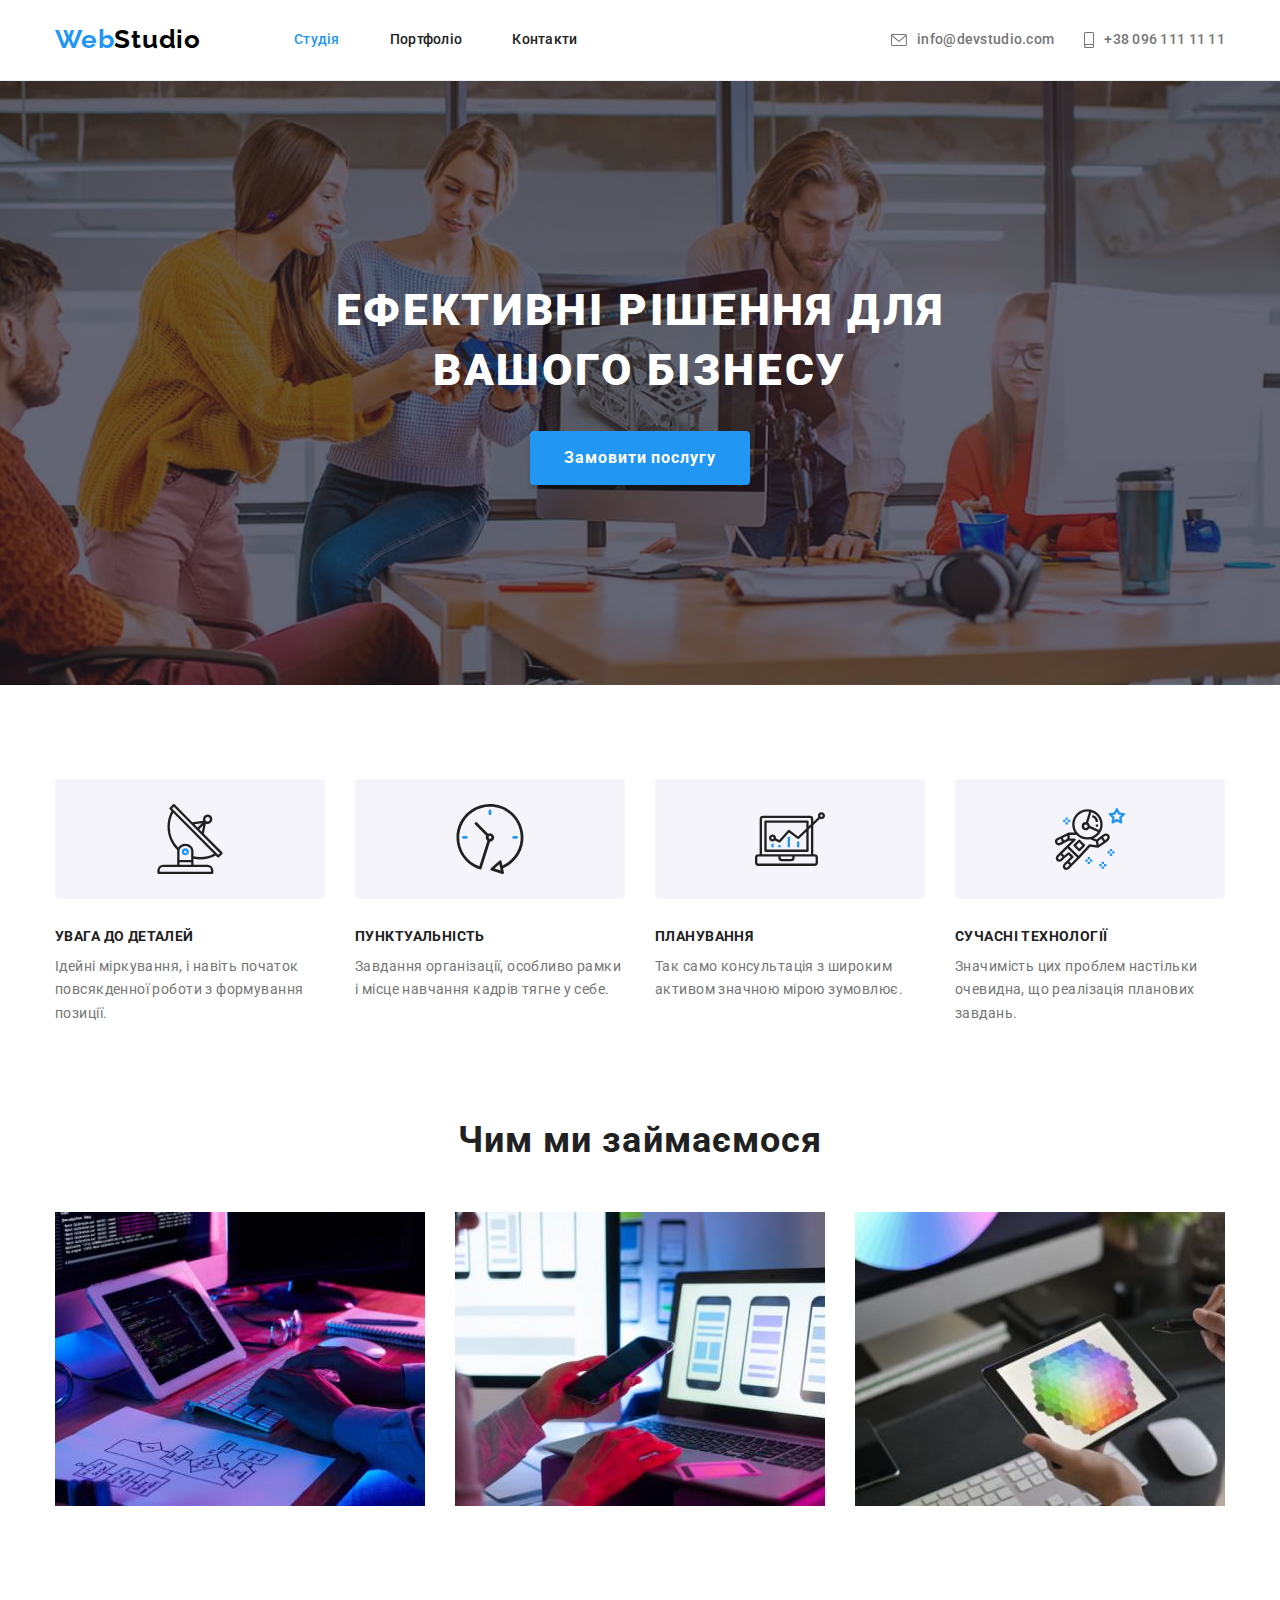
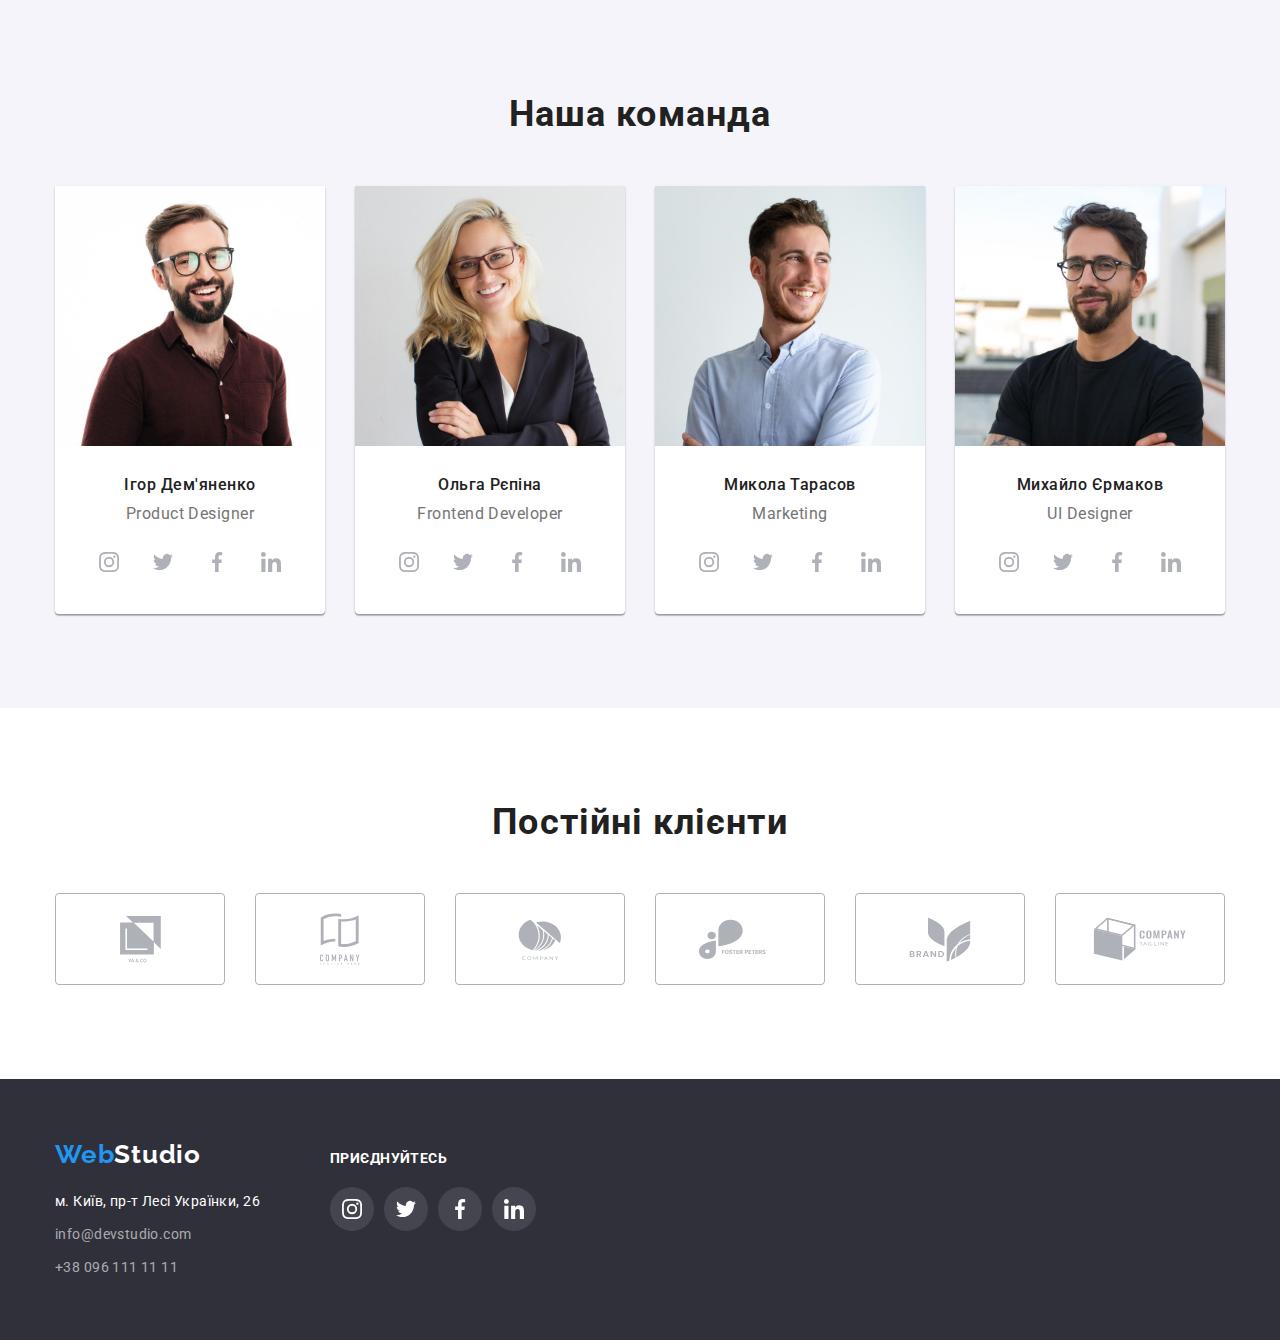
<file: index.html>
<!DOCTYPE html>
<html lang="uk">
<head>
    <meta charset="UTF-8">
    <meta http-equiv="X-UA-Compatible" content="IE=edge">
    <meta name="viewport" content="width=device-width, initial-scale=1.0">

    <link rel="preconnect" href="https://fonts.googleapis.com">
    <link rel="preconnect" href="https://fonts.gstatic.com" crossorigin>
    <link href="https://fonts.googleapis.com/css2?family=Raleway:wght@700&family=Roboto:wght@400;500;700;900&display=swap"
        rel="stylesheet">

    <title>Сайт-Студія</title>

    <link rel="stylesheet" href="https://cdnjs.cloudflare.com/ajax/libs/modern-normalize/1.1.0/modern-normalize.min.css">
    <link rel="stylesheet" href="./css/styles.css">
</head>

<body>
  
    <!--header-->
    <header class="page-header">
        <div class="container main-nav">
            
            <nav class="bloc-nav">
                <a class="logo" href="./index.html">
                    Web<span class="logo-studio">Studio</span>
                </a>
        
                <ul class="navigation">
                    <li class="item"><a class="navigation-link current" href="./index.html">Студія</a></li>
                    <li class="item"><a class="navigation-link" href="./portfolio.html">Портфоліо</a></li>
                    <li class="item"><a class="navigation-link" href="">Контакти</a></li>
                </ul>
            </nav>
        
            <ul class="contact">
                <li class="item">
                    <a class="contact-link" href="mailto:info@devstudio.com">
                        <svg class="icon" width="16" height="12">
                            <use href="./images/icons.svg#icon-envelope"></use>
                        </svg>
                        info@devstudio.com   
                    </a>
                </li>  

                <li class="item">
                    <a class="contact-link" href="tel:+380961111111">
                        <svg class="icon" width="10" height="16">
                            <use href="./images/icons.svg#icon-phone"></use>
                        </svg>
                        +38 096 111 11 11   
                    </a>
                </li> 
            </ul>
            
        </div>

    </header>
    
    <!--main Студія-->
    <main class="page-studio">

        <!-- Секція "hero" -->
        <section class="hero overlay">
            <h1 class="hero-title">Ефективні рішення для вашого бізнесу</h1>
            <button class="hero-btn" type="button">Замовити послугу</button>  
        </section>
    
        <!-- Секція "advantage" -->
        <section class="section">
            <div class="container">
    
                <!--Скритий заголовок-->
                <h2 class="visually-hidden">Наші переваги</h2>
                <ul class="advantage-list">
                    <li class="item">
                        <div class="icon-advantage">
                            <svg class="icon" width="70" height="70">
                                <use href="./images/icons.svg#icon-antenna"></use>
                            </svg>   
                        </div>

                        <h3 class="advantage-list-title">УВАГА ДО ДЕТАЛЕЙ</h3>
                        <p class="advantage-list-descr">Ідейні міркування, і 
                            навіть початок повсякденної роботи з формування
                            позиції.
                        </p>
                    </li>

                    <li class="item">
                        <div class="icon-advantage">
                            <svg class="icon" width="70" height="70">
                                <use href="./images/icons.svg#icon-clock"></use>
                            </svg>   
                        </div>

                        <h3 class="advantage-list-title">ПУНКТУАЛЬНІСТЬ</h3>
                        <p class="advantage-list-descr">Завдання організації, особливо 
                            рамки і місце навчання кадрів тягне у себе.
                        </p>
                    </li>

                    <li class="item">
                        <div class="icon-advantage">
                            <svg class="icon" width="70" height="70">
                                <use href="./images/icons.svg#icon-diagram"></use>
                            </svg>   
                        </div>

                        <h3 class="advantage-list-title">ПЛАНУВАННЯ</h3>
                        <p class="advantage-list-descr">Так само консультація з широким 
                            активом значною мірою зумовлює.
                        </p>
                    </li>

                    <li class="item">
                        <div class="icon-advantage">
                            <svg class="icon" width="70" height="70">
                                <use href="./images/icons.svg#icon-astronaut"></use>
                            </svg>   
                        </div>

                        <h3 class="advantage-list-title">СУЧАСНІ ТЕХНОЛОГІЇ</h3>
                        <p class="advantage-list-descr">Значимість цих проблем настільки 
                            очевидна, що реалізація планових завдань.
                        </p>
                    </li>
                </ul>
            </div>
        </section>
    
        <!-- Секція "work"-->
        <section class="section work">
            <div class="container">
    
                <h2 class="work-title">Чим ми займаємося</h2>
                <ul class="work-list">
                    <li class="item"><img src="./images/box-1.jpg" alt="Програмуємо алгоритми роботи" width="370" height="294"></li>
                    <li class="item"><img src="./images/box-2.jpg" alt="Розробляємо макети застосунків для телефонів" width="370" height="294"></li>
                    <li class="item"><img src="./images/box-3.jpg" alt="Використовуємо палітру кольорів" width="370" height="294"></li>
                </ul>
            </div>
        </section>
    
        <!-- Секція "team"-->
        <section class="section team">
            <div class="container">
    
                <h2 class="team-title">Наша команда</h2>
                <ul class="team-list">
                    <li class="team-item">
                        <img src="./images/igor.jpg" alt="Фото Ігоря Дем'яненко" width="270" height="260">
                        
                        <div class="team-card">
                            <h3 class="team-list-title">Ігор Дем'яненко</h3>
                            <p class="team-list-descr">Product Designer</p>

                            <!-- Блок --- social-list -->

                            <ul class="social-list">
                                <li class="item">
                                    <a class="icon-social" href="">
                                        <svg class="icon" width="20" height="20">
                                            <use href="./images/icons.svg#icon-instagram"></use>
                                        </svg>   
                                    </a>
                                </li>  

                                <li class="item">
                                    <a class="icon-social" href="">
                                        <svg class="icon" width="20" height="20">
                                            <use href="./images/icons.svg#icon-twitter"></use>
                                        </svg>   
                                    </a>
                                </li>  

                                <li class="item">
                                    <a class="icon-social" href="">
                                        <svg class="icon" width="20" height="20">
                                            <use href="./images/icons.svg#icon-facebook"></use>
                                        </svg>   
                                    </a>
                                </li> 
                                
                                <li class="item">
                                    <a class="icon-social" href="">
                                        <svg class="icon" width="20" height="20">
                                            <use href="./images/icons.svg#icon-linkedin"></use>
                                        </svg>   
                                    </a>
                                </li>  
                            </ul>  

                        </div>

                    </li>

                    <li class="team-item">
                        <img src="./images/olga.jpg" alt="Фото Ольги Рєпіної" width="270" height="260">

                        <div class="team-card">
                            <h3 class="team-list-title">Ольга Рєпіна</h3>
                            <p class="team-list-descr">Frontend Developer</p>

                            <!-- Блок --- social-list -->

                            <ul class="social-list">
                                <li class="item">
                                    <a class="icon-social" href="">
                                        <svg class="icon" width="20" height="20">
                                            <use href="./images/icons.svg#icon-instagram"></use>
                                        </svg>   
                                    </a>
                                </li>  

                                <li class="item">
                                    <a class="icon-social" href="">
                                        <svg class="icon" width="20" height="20">
                                            <use href="./images/icons.svg#icon-twitter"></use>
                                        </svg>   
                                    </a>
                                </li>  

                                <li class="item">
                                    <a class="icon-social" href="">
                                        <svg class="icon" width="20" height="20">
                                            <use href="./images/icons.svg#icon-facebook"></use>
                                        </svg>   
                                    </a>
                                </li> 
                                
                                <li class="item">
                                    <a class="icon-social" href="">
                                        <svg class="icon" width="20" height="20">
                                            <use href="./images/icons.svg#icon-linkedin"></use>
                                        </svg>   
                                    </a>
                                </li>  
                            </ul>  

                        </div>

                    </li>

                    <li class="team-item">
                        <img src="./images/mykola.jpg" alt="Фото Миколи Тарасова" width="270" height="260">

                        <div class="team-card">
                            <h3 class="team-list-title">Микола Тарасов</h3>
                            <p class="team-list-descr">Marketing</p>

                            <!-- Блок --- team-social-list -->

                            <ul class="social-list">
                                <li class="item">
                                    <a class="icon-social" href="">
                                        <svg class="icon" width="20" height="20">
                                            <use href="./images/icons.svg#icon-instagram"></use>
                                        </svg>   
                                    </a>
                                </li>  

                                <li class="item">
                                    <a class="icon-social" href="">
                                        <svg class="icon" width="20" height="20">
                                            <use href="./images/icons.svg#icon-twitter"></use>
                                        </svg>   
                                    </a>
                                </li>  

                                <li class="item">
                                    <a class="icon-social" href="">
                                        <svg class="icon" width="20" height="20">
                                            <use href="./images/icons.svg#icon-facebook"></use>
                                        </svg>   
                                    </a>
                                </li> 
                                
                                <li class="item">
                                    <a class="icon-social" href="">
                                        <svg class="icon" width="20" height="20">
                                            <use href="./images/icons.svg#icon-linkedin"></use>
                                        </svg>   
                                    </a>
                                </li>  
                            </ul>  

                        </div>

                    </li>

                    <li class="team-item">
                        <img src="./images/mykhailo.jpg" alt="Фото Михайла Єрмакова" width="270" height="260">

                        <div class="team-card">
                            <h3 class="team-list-title">Михайло Єрмаков</h3>
                            <p class="team-list-descr">UI Designer</p>

                            <!-- Блок --- team-social-list -->

                            <ul class="social-list">
                                <li class="item">
                                    <a class="icon-social" href="">
                                        <svg class="icon" width="20" height="20">
                                            <use href="./images/icons.svg#icon-instagram"></use>
                                        </svg>   
                                    </a>
                                </li>  

                                <li class="item">
                                    <a class="icon-social" href="">
                                        <svg class="icon" width="20" height="20">
                                            <use href="./images/icons.svg#icon-twitter"></use>
                                        </svg>   
                                    </a>
                                </li>  

                                <li class="item">
                                    <a class="icon-social" href="">
                                        <svg class="icon" width="20" height="20">
                                            <use href="./images/icons.svg#icon-facebook"></use>
                                        </svg>   
                                    </a>
                                </li> 
                                
                                <li class="item">
                                    <a class="icon-social" href="">
                                        <svg class="icon" width="20" height="20">
                                            <use href="./images/icons.svg#icon-linkedin"></use>
                                        </svg>   
                                    </a>
                                </li>  
                            </ul>  

                        </div>

                    </li>

                </ul>
    
            </div>
        </section>

        <!-- Секція "clients"-->
        <section class="section">
            <div class="container">

                <h2 class="clients-title">Постійні клієнти</h2>
                <ul class="clients-list">
                    <li class="item">
                        <a class="icon-clients" href="">
                            <svg class="icon" width="41" height="46.7">
                                <use href="./images/icons.svg#icon-cl1-ya-co"></use>
                            </svg>   
                        </a>
                    </li>  

                    <li class="item">
                        <a class="icon-clients" href="">
                            <svg class="icon" width="40" height="52">
                                <use href="./images/icons.svg#icon-cl2-tagline"></use>
                            </svg>   
                        </a>
                    </li>  

                    <li class="item">
                        <a class="icon-clients" href="">
                            <svg class="icon" width="43.46" height="41.18">
                                <use href="./images/icons.svg#icon-cl3-company"></use>
                            </svg>   
                        </a>
                    </li>  

                    <li class="item">
                        <a class="icon-clients" href="">
                            <svg class="icon" width="84.44" height="40.62">
                                <use href="./images/icons.svg#icon-cl4-foster"></use>
                            </svg>   
                        </a>
                    </li>  

                    <li class="item">
                        <a class="icon-clients" href="">
                            <svg class="icon" width="62.54" height="45.43">
                                <use href="./images/icons.svg#icon-cl5-brand"></use>
                            </svg>   
                        </a>
                    </li> 
                    
                    <li class="item">
                        <a class="icon-clients" href="">
                            <svg class="icon" width="93.79" height="43.93">
                                <use href="./images/icons.svg#icon-cl6-tag-line"></use>
                            </svg>   
                        </a>
                    </li>  
                </ul>
            </div>
        </section>
    
    </main>

    <!--footer-->
    <footer class="page-footer">
        <div class="container footer-contact">
    
            <div class="bloc-residence">
                <a class="logo" href="./index.html">
                    Web<span class="logo-studio">Studio</span>
                </a>

                <address class="residence">
                    <ul class="residence-contact">
                        <li class="item"><a class="residence-descr" href="https://goo.gl/maps/CPtrU1FHBa2aNyZL9" target="_blank"
                            rel="noopener noreferrer nofollow">м. Київ, пр-т Лесі Українки, 26</a>
                        </li>
                        <li class="item"><a class="residence-link" href="mailto:info@devstudio.com">info@devstudio.com</a></li>
                        <li class="item"><a class="residence-link" href="tel:+380961111111">+38 096 111 11 11</a></li>
                    </ul>
                </address>
            </div>

            <div class="bloc-join">
                <h3 class="title-join"><em class="join">Приєднуйтесь</em></h3>
                <ul class="social-list">
                    <li class="item">
                        <a class="icon-social" href="">
                            <svg class="icon" width="20" height="20">
                                <use href="./images/icons.svg#icon-instagram"></use>
                            </svg>   
                        </a>
                    </li>  

                    <li class="item">
                        <a class="icon-social" href="">
                            <svg class="icon" width="20" height="20">
                                <use href="./images/icons.svg#icon-twitter"></use>
                            </svg>   
                        </a>
                    </li>  

                    <li class="item">
                        <a class="icon-social" href="">
                            <svg class="icon" width="20" height="20">
                                <use href="./images/icons.svg#icon-facebook"></use>
                            </svg>   
                        </a>
                    </li> 
                    
                    <li class="item">
                        <a class="icon-social" href="">
                            <svg class="icon" width="20" height="20">
                                <use href="./images/icons.svg#icon-linkedin"></use>
                            </svg>   
                        </a>
                    </li>  

                </ul>
            </div>

        </div>

    </footer>
        
</body>
</html>
</file>
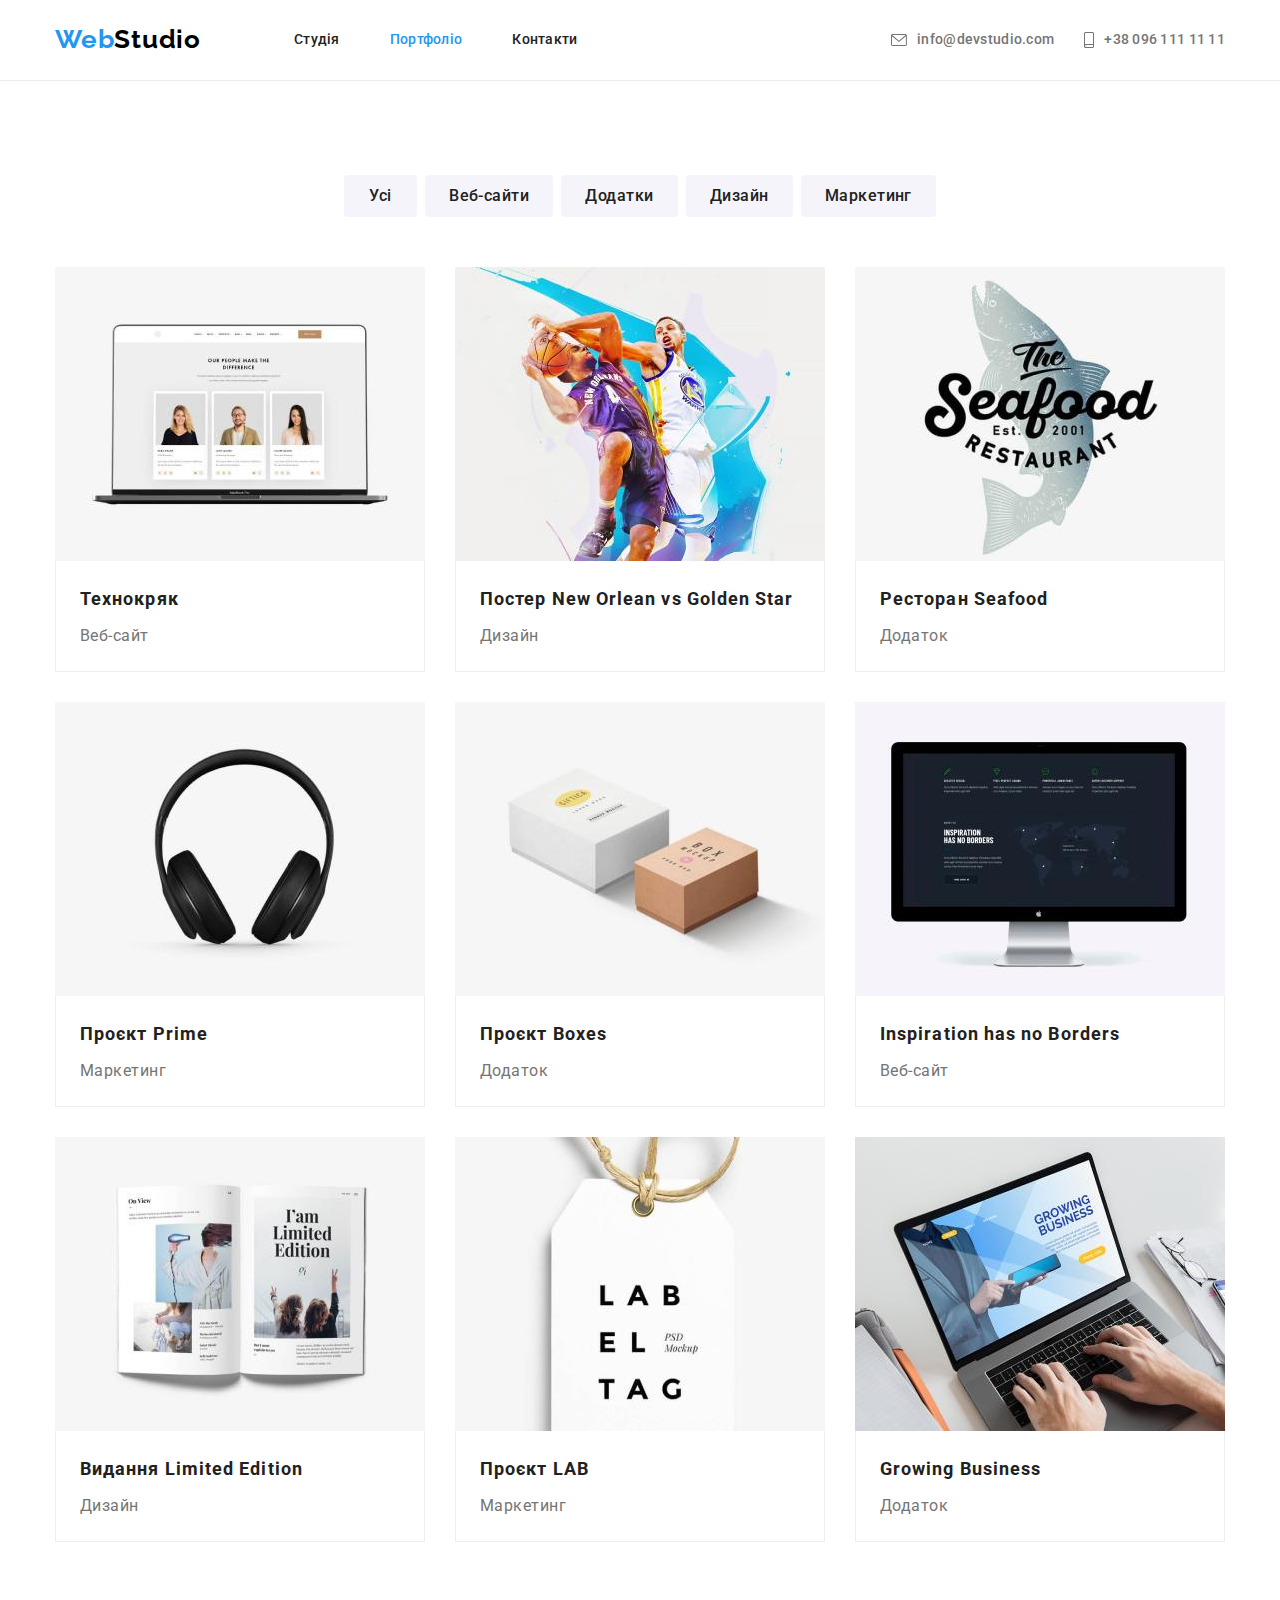
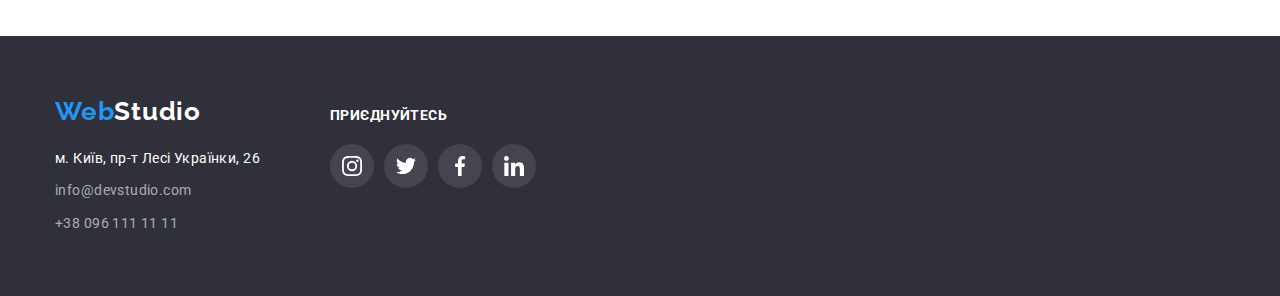
<file: portfolio.html>
<!DOCTYPE html>
<html lang="uk">
<head>
    <meta charset="UTF-8">
    <meta http-equiv="X-UA-Compatible" content="IE=edge">
    <meta name="viewport" content="width=device-width, initial-scale=1.0">
    <link rel="preconnect" href="https://fonts.googleapis.com">
    <link rel="preconnect" href="https://fonts.gstatic.com" crossorigin>
    <link href="https://fonts.googleapis.com/css2?family=Raleway:wght@700&family=Roboto:wght@400;500;700;900&display=swap"
        rel="stylesheet">
        
    <title>Сайт-Студія</title>

    <link rel="stylesheet" href="https://cdnjs.cloudflare.com/ajax/libs/modern-normalize/1.1.0/modern-normalize.min.css">
    <link rel="stylesheet" href="./css/styles.css">
</head>
<body>

    <!--header-->
    <header class="page-header">
        <div class="container main-nav">

            <nav class="bloc-nav">
                <a class="logo" href="./index.html">
                    Web<span class="logo-studio">Studio</span>
                </a>
        
                <ul class="navigation">
                    <li class="item"><a class="navigation-link" href="./index.html">Студія</a></li>
                    <li class="item"><a class="navigation-link current" href="./portfolio.html">Портфоліо</a></li>
                    <li class="item"><a class="navigation-link" href="">Контакти</a></li>
                </ul>
            </nav>
        
            <ul class="contact">
                <li class="item">
                    <a class="contact-link" href="mailto:info@devstudio.com">
                        <svg class="icon" width="16" height="12">
                            <use href="./images/icons.svg#icon-envelope"></use>
                        </svg>
                        info@devstudio.com   
                    </a>
                </li>  

                <li class="item">
                    <a class="contact-link" href="tel:+380961111111">
                        <svg class="icon" width="10" height="16">
                            <use href="./images/icons.svg#icon-phone"></use>
                        </svg>
                        +38 096 111 11 11   
                    </a>
                </li> 
            </ul>
            
        </div>
    </header>
    
    <!--main Портфоліо-->
    <main class="page-portfolio">

        <!-- Секція "project" -->
        <section class="section">
            <div class="container">

                <!--Скритий заголовок-->
                <h1 class="visually-hidden">Портфоліо</h1>
                <ul class="filter">
                    <li class="item">
                        <button class="filter-btn" type="button">Усі</button>
                    </li>
                    <li class="item">
                        <button class="filter-btn" type="button">Веб-сайти</button>
                    </li>
                    <li class="item">
                        <button class="filter-btn" type="button">Додатки</button>
                    </li>
                    <li class="item">
                        <button class="filter-btn" type="button">Дизайн</button>
                    </li>
                    <li class="item">
                        <button class="filter-btn" type="button">Маркетинг</button>
                    </li>
                </ul>
            
                <ul class="project-list">
                    <li class="project-container">
                        <a class="project-link" href="">
                            <img src="./images/web-technokr.jpg" alt="Вигляд сайту Технокряк" width="370" height="294">
                            
                            <div class="project-card">
                                <h2 class="project-list-title">Технокряк</h2>
                                <p class="project-list-descr">Веб-сайт</p>
                            </div>
                        </a>
                    </li>

                    <li class="project-container">
                        <a class="project-link" href="">
                            <img src="./images/des-basket.jpg" alt="Два баскетболіста з м'ячем" width="370" height="294">
                            
                            <div class="project-card">
                                <h2 class="project-list-title">Постер New Orlean vs Golden Star</h2>
                                <p class="project-list-descr">Дизайн</p>
                            </div>
                        </a>
                    </li>

                    <li class="project-container">
                        <a class="project-link" href="">
                            <img src="./images/add-seafood.jpg" alt="Логотип ресторану Seafood" width="370" height="294">

                            <div class="project-card">
                                <h2 class="project-list-title">Ресторан Seafood</h2>
                                <p class="project-list-descr">Додаток</p>
                            </div>    
                        </a>
                    </li>

                    <li class="project-container">
                        <a class="project-link" href="">
                            <img src="./images/mark-prime.jpg" alt="Великі навушники" width="370" height="294">

                            <div class="project-card">
                                <h2 class="project-list-title">Проєкт Prime</h2>
                                <p class="project-list-descr">Маркетинг</p>
                            </div>
                        </a>
                    </li>

                    <li class="project-container">
                        <a class="project-link" href="">
                            <img src="./images/add-boxes.jpg" alt="Вигляд додатку Boxes" width="370" height="294">

                            <div class="project-card">
                                <h2 class="project-list-title">Проєкт Boxes</h2>
                                <p class="project-list-descr">Додаток</p>
                            </div>
                        </a>
                    </li>

                    <li class="project-container">
                        <a class="project-link" href="">
                            <img src="./images/web-inspiration.jpg" alt="Монітор комп'ютера" width="370" height="294">

                            <div class="project-card">
                                <h2 class="project-list-title">Inspiration has no Borders</h2>
                                <p class="project-list-descr">Веб-сайт</p>
                            </div>
                        </a>
                    </li>

                    <li class="project-container">
                        <a class="project-link" href="">
                            <img src="./images/des-limited.jpg" alt="Журнал Limited Edition" width="370" height="294">

                            <div class="project-card">
                                <h2 class="project-list-title">Видання Limited Edition</h2>
                                <p class="project-list-descr">Дизайн</p>
                            </div>
                        </a>
                    </li>

                    <li class="project-container">
                        <a class="project-link" href="">
                            <img src="./images/mark-lab.jpg" alt="Логотип проєкту LAB" width="370" height="294">

                            <div class="project-card">
                                <h2 class="project-list-title">Проєкт LAB</h2>
                                <p class="project-list-descr">Маркетинг</p>
                            </div>
                        </a>
                    </li>

                    <li class="project-container">
                        <a class="project-link" href="">
                            <img src="./images/add-business.jpg" alt="Ноутбук з додатком Growing Business" width="370" height="294">

                            <div class="project-card">
                                <h2 class="project-list-title">Growing Business</h2>
                                <p class="project-list-descr">Додаток</p>
                            </div>
                        </a>
                    </li>
                </ul>

            </div>
        </section>

    </main>

    <!--footer-->
   <footer class="page-footer">
        <div class="container footer-contact">
    
            <div class="bloc-residence">
                <a class="logo" href="./index.html">
                    Web<span class="logo-studio">Studio</span>
                </a>

                <address class="residence">
                    <ul class="residence-contact">
                        <li class="item"><a class="residence-descr" href="https://goo.gl/maps/CPtrU1FHBa2aNyZL9" target="_blank"
                            rel="noopener noreferrer nofollow">м. Київ, пр-т Лесі Українки, 26</a>
                        </li>
                        <li class="item"><a class="residence-link" href="mailto:info@devstudio.com">info@devstudio.com</a></li>
                        <li class="item"><a class="residence-link" href="tel:+380961111111">+38 096 111 11 11</a></li>
                    </ul>
                </address>
            </div>

            <div class="bloc-join">
                <h3 class="title-join"><em class="join">Приєднуйтесь</em></h3>
                <ul class="social-list">
                    <li class="item">
                        <a class="icon-social" href="">
                            <svg class="icon" width="20" height="20">
                                <use href="./images/icons.svg#icon-instagram"></use>
                            </svg>   
                        </a>
                    </li>  

                    <li class="item">
                        <a class="icon-social" href="">
                            <svg class="icon" width="20" height="20">
                                <use href="./images/icons.svg#icon-twitter"></use>
                            </svg>   
                        </a>
                    </li>  

                    <li class="item">
                        <a class="icon-social" href="">
                            <svg class="icon" width="20" height="20">
                                <use href="./images/icons.svg#icon-facebook"></use>
                            </svg>   
                        </a>
                    </li> 
                    
                    <li class="item">
                        <a class="icon-social" href="">
                            <svg class="icon" width="20" height="20">
                                <use href="./images/icons.svg#icon-linkedin"></use>
                            </svg>   
                        </a>
                    </li>  

                </ul>
            </div>

        </div>

    </footer>

</body>
</html>
</file>
<file: css/styles.css>
:root {
    --primary-text-color: #757575;
    --secondary-text-color:#000000;
    --title-text-color: #212121;
    --accent-text-color:#FFFFFF;
    --link-text-color: rgba(255, 255, 255, 0.6);
    --primary-accent-color: #2196F3;
    --secondary-accent-color: #188CE8;
    --primary-background-color: #FFFFFF;
    --secondary-background-color: #F5F4FA;

    --hero-background-color:#C4C4C4;
    --footer-background-color: #2F303A;
    --header-border-color: #ECECEC; 
    --project-border-color: #EEEEEE;
    --svg-primary-color: #AFB1B8;
    --footer-social-background-color:rgba(255, 255, 255, 0.1);

    --project-card-set-gap: 30px;
}

body {
    color: var(--primary-text-color);
    background-color: var(--primary-background-color);
    font-family: Roboto, sans-serif;
}

/* Глобальне скидання стилів по тегам*/
h1, h2, h3, h4, h5, h6, p, ul {
    padding: 0;
    margin: 0;
}

img {
  display: block;
  max-width: 100%;
  height: auto;
}

.section {
    padding-top: 94px;
    padding-bottom: 94px;
}

.container {
    width: 1200px;
    margin: 0 auto;
    padding: 0 15px;
}

/* header */

.page-header {
    border-bottom: 1px solid var(--header-border-color);
}

.main-nav {
    display: flex;
    align-items: center;
}

.bloc-nav {
    display: flex;
}

.bloc-nav .logo {
    display: block;
    padding-top: 24px;
    padding-bottom: 25px;
}

.logo {
    color: var(--primary-accent-color);
    font-family: 'Raleway';
    font-style: normal;
    font-weight: 700;
    font-size: 26px;
    line-height: 1.19;
    letter-spacing: 0.03em;
    text-decoration: none;
}

.logo-studio {
    color: var(--secondary-text-color);
}

.navigation {
    list-style: none;

    display: flex;
    margin-left: 93px;
}

.navigation .item + .item {
    margin-left: 50px;
}

.navigation-link {
    color: var(--title-text-color);
    font-weight: 500;
    font-size: 14px;
    line-height: 1.14;
    letter-spacing: 0.02em;
    text-decoration: none;

    display: block;
    padding-top: 32px;
    padding-bottom: 32px;
}

.navigation-link:hover, .navigation-link:focus {
    color: var(--primary-accent-color);
}

.navigation-link.current {
    color: var(--primary-accent-color);
}

.contact {
    list-style: none;

    display: flex;
    margin-left: auto;
}

.contact .item + .item {
    margin-left: 30px;
}
    
.contact-link {
    color: var(--primary-text-color);
    font-weight: 500;
    font-size: 14px;
    line-height: 1.14;
    letter-spacing: 0.02em;
    text-decoration: none;

    padding-top: 32px;
    padding-bottom: 32px;

    display: flex;
    align-items: center;
}

.contact-link:hover, .contact-link:focus {
    color: var(--primary-accent-color);
}

.contact-link .icon {
    fill: currentColor;
    
    margin-right: 10px;
}

/* main Студія */

/* Секція "hero" */

.hero {
    background-color: var(--hero-background-color);
    text-align: center;

    padding: 200px 0;
}

.overlay {
    max-width: 1600px;
    margin-left: auto;
    margin-right: auto;
    background-image: linear-gradient(to right,
    rgba(47, 48, 58, 0.4), 
    rgba(47, 48, 58, 0.4)),
    url("../images/Img-hero.jpg");
    background-repeat: no-repeat;
    background-position: center;
    background-size: cover;
}

.hero-title {
    color: var(--accent-text-color);
    font-weight: 900;
    font-size: 44px;
    line-height: 1.36;
    letter-spacing: 0.06em;
    text-transform: uppercase;

    width: 696px;
    margin: 0 auto;
    margin-bottom: 30px;
}

.hero-btn {
    color: var(--accent-text-color);
    background-color: var(--primary-accent-color);
    cursor: pointer;
    border-radius: 4px;
    font-weight: 700;
    font-size: 16px;
    line-height: 1.87;
    letter-spacing: 0.06em;
    font-family: inherit;
    border-color: transparent;

    min-width: 216px;
    padding: 10px 32px;

    box-shadow: 0px 4px 4px rgba(0, 0, 0, 0.15);
}

.hero-btn:hover, .hero-btn:focus {
    background-color: var(--secondary-accent-color);
}
   
/* Секція "advantage" */

.visually-hidden {
    position: absolute;
    white-space: nowrap;
    width: 1px;
    height: 1px;
    overflow: hidden;
    border: 0;
    padding: 0;
    clip: rect(0 0 0 0);
    clip-path: inset(50%);
    margin: -1px;
}

.advantage-list {
    list-style: none;

    display: flex;
}

.advantage-list .item {
    flex-basis: 270px;
}

.advantage-list .item + .item {
    margin-left: 30px;
}

.icon-advantage {
    width: 270px;
    height: 120px;
    background-color: var(--secondary-background-color);
    border-radius: 4px;

    margin-bottom: 30px;

    display: flex;
    justify-content: center;
    align-items: center;
}

.advantage-list-title {
    color: var(--title-text-color);
    font-weight: 700;
    font-size: 14px;
    line-height: 1.14;
    letter-spacing: 0.03em;
    text-transform: uppercase;

    margin-bottom: 10px;
}

.advantage-list-descr {
    font-size: 14px;
    line-height: 1.71;
    letter-spacing: 0.03em;
}

/* Секція "work" */

.work {
    padding-top: 0;
}

.work-title {
    color: var(--title-text-color);
    font-weight: 700;
    font-size: 36px;
    line-height: 1.16;
    letter-spacing: 0.03em;

    text-align: center;
    margin-bottom: 50px;
}

.work-list {
    list-style: none;

    display: flex;
    justify-content: space-between;
}

.work-list .item + .item {
    margin-left: 30px;
}

/* Секція "team" */

.team {
    background-color: var(--secondary-background-color);
}

.team-title {
    color: var(--title-text-color);
    font-weight: 700;
    font-size: 36px;
    line-height: 1.16;
    letter-spacing: 0.03em;

    text-align: center;
    margin-bottom: 50px;
}
 
.team-list {
    list-style: none;

    display: flex;
    justify-content: space-between;
}

.team-item {
    background-color: var(--primary-background-color);
    border-radius: 0px 0px 4px 4px;

    text-align: center;

    box-shadow: 0px 1px 3px rgba(0, 0, 0, 0.12), 
    0px 1px 1px rgba(0, 0, 0, 0.14), 
    0px 2px 1px rgba(0, 0, 0, 0.2);
}

.team-item + .team-item {
   margin-left: 30px; 
}

.team-card {
    padding-top: 30px;
    padding-bottom: 30px;
}

.team-list-title {
    color: var(--title-text-color);
    font-weight: 500;
    font-size: 16px;
    line-height: 1.18;
    letter-spacing: 0.03em;

    margin-bottom: 10px;
}

.team-list-descr {
    font-size: 16px;
    line-height: 1.18;
    letter-spacing: 0.03em;

    margin-bottom: 16px;
}

/* секція "team", блок --- social-list*/

.social-list {
    list-style: none;

    display: flex;
    justify-content: center;
}

.social-list .item {
    display: flex; 
}

.social-list .item + .item {
    margin-left: 10px;
}

.icon-social {
    width: 44px;
    height: 44px;
    border-radius: 50%;
    color: var(--svg-primary-color);

    display: flex;
    justify-content: center;
    align-items: center;
}

.icon-social:hover, .icon-social:focus {
    color: var(--accent-text-color);
    background-color: var(--primary-accent-color);
}

.icon-social .icon {
    display: block;
    fill: currentColor;
}

/* Секція "clients" */

.clients-title {
    color: var(--title-text-color);
    font-weight: 700;
    font-size: 36px;
    line-height: 1.16;
    letter-spacing: 0.03em;

    text-align: center;
    margin-bottom: 50px;
}

.clients-list {
    list-style: none;
    
    display: flex;
    justify-content: center;
}

.clients-list .item {
    display: flex; 
}

.clients-list .item + .item {
    margin-left: 30px;
}

.icon-clients {
    width: 170px;
    height: 92px;
    border: 1px solid var(--svg-primary-color);
    border-radius: 4px;
    color: var(--svg-primary-color) ;

    display: flex;
    justify-content: center;
    align-items: center;
}

.icon-clients:hover, .icon-clients:focus {
    border-color: var(--primary-accent-color);
    color: var(--primary-accent-color);
}

.icon-clients .icon {
    display: block;
    fill: currentColor;
}


/* main Портфоліо */

/* Секція "project" */

.filter {
    list-style: none;

    display: flex;
    justify-content: center;
    margin-bottom: 50px;
}

.filter .item + .item {
    margin-left: 8px;
}

.filter-btn {
    color: var(--title-text-color);
    background-color: var(--secondary-background-color);
    border-radius: 4px;
    font-weight: 500;
    font-size: 16px;
    line-height: 1.62;
    letter-spacing: 0.03em;
    cursor: pointer;
    font-family: inherit;

    border-color: transparent;
    min-width: 73px;
    padding: 6px 22px;
}

.filter-btn:hover, .filter-btn:focus {
    color: var(--accent-text-color);
    background-color: var(--primary-accent-color);

    box-shadow: 0px 3px 1px rgba(0, 0, 0, 0.1), 
    0px 1px 2px rgba(0, 0, 0, 0.08), 
    0px 2px 2px rgba(0, 0, 0, 0.12);
}

.project-list {
    list-style: none;

    display: flex;
    flex-wrap: wrap;
    margin-left: calc(-1 * var(--project-card-set-gap));
    margin-top: calc(-1 * var(--project-card-set-gap));
}

.project-container {
    flex-basis: calc(100% /3 - var(--project-card-set-gap));
    margin-left: var(--project-card-set-gap);
    margin-top: var(--project-card-set-gap);
}

.project-link {
    text-decoration: none;

    display: block;
}

.project-link:hover, .project-link:focus {
    box-shadow: 0px 1px 1px rgba(0, 0, 0, 0.12), 
    0px 4px 4px rgba(0, 0, 0, 0.06), 
    1px 4px 6px rgba(0, 0, 0, 0.16);
}

.project-card {
    border-right: 1px solid var(--project-border-color);
    border-bottom: 1px solid var(--project-border-color);
    border-left: 1px solid var(--project-border-color);

    padding: 20px 24px;
}

.project-list-title {
    color: var(--title-text-color);
    font-weight: 700;
    font-size: 18px;
    line-height: 2;
    letter-spacing: 0.06em;

    margin-bottom: 4px;
}

.project-list-descr {
    color: var(--primary-text-color);
    font-size: 16px;
    line-height: 1.87;
    letter-spacing: 0.03em;
}


/* footer */

.page-footer {
    background-color: var(--footer-background-color);

    padding-top: 60px;
    padding-bottom: 60px;
}

/* footer --- bloc-residence */

.page-footer .logo-studio {
    color: var(--accent-text-color);
}

.footer-contact {
    display: flex;
    align-items: baseline;
}

.bloc-residence {
    display: block;
    margin-right: 70px;
}

.footer-contact .logo {
    display: inline-block;
    margin-bottom: 20px;
}

.residence {
    font-style: normal;
}

.residence-contact {
    list-style: none;

    display: inline-block;
}

.residence-contact .item + .item {
    margin-top: 9px;
}

.residence-descr {
    color: var(--accent-text-color);
    font-size: 14px;
    line-height: 1.71;
    letter-spacing: 0.03em;
    text-decoration: none;

    display: block;
}

.residence-link {
    color: var(--link-text-color);
    font-size: 14px;
    line-height: 1.71;
    letter-spacing: 0.03em;
    text-decoration: none;   

    display: block;
}

.residence-descr:hover, .residence-descr:focus, 
.residence-link:hover, .residence-link:focus {
    color: var(--primary-accent-color);
}

/* footer --- bloc-join */

.bloc-join {
    display: block;
}

.title-join {
    color: var(--accent-text-color);
    font-weight: 700;
    font-size: 14px;
    line-height: 1.14;
    letter-spacing: 0.03em;
    text-transform: uppercase;

    margin-bottom: 20px;
}

.join {
    font-style: normal; 
}

.bloc-join .icon-social {
    color: var(--accent-text-color);
    background-color: var(--footer-social-background-color);
}

.bloc-join .icon-social:hover, .bloc-join .icon-social:focus {
    background-color: var(--primary-accent-color);
}
</file>
